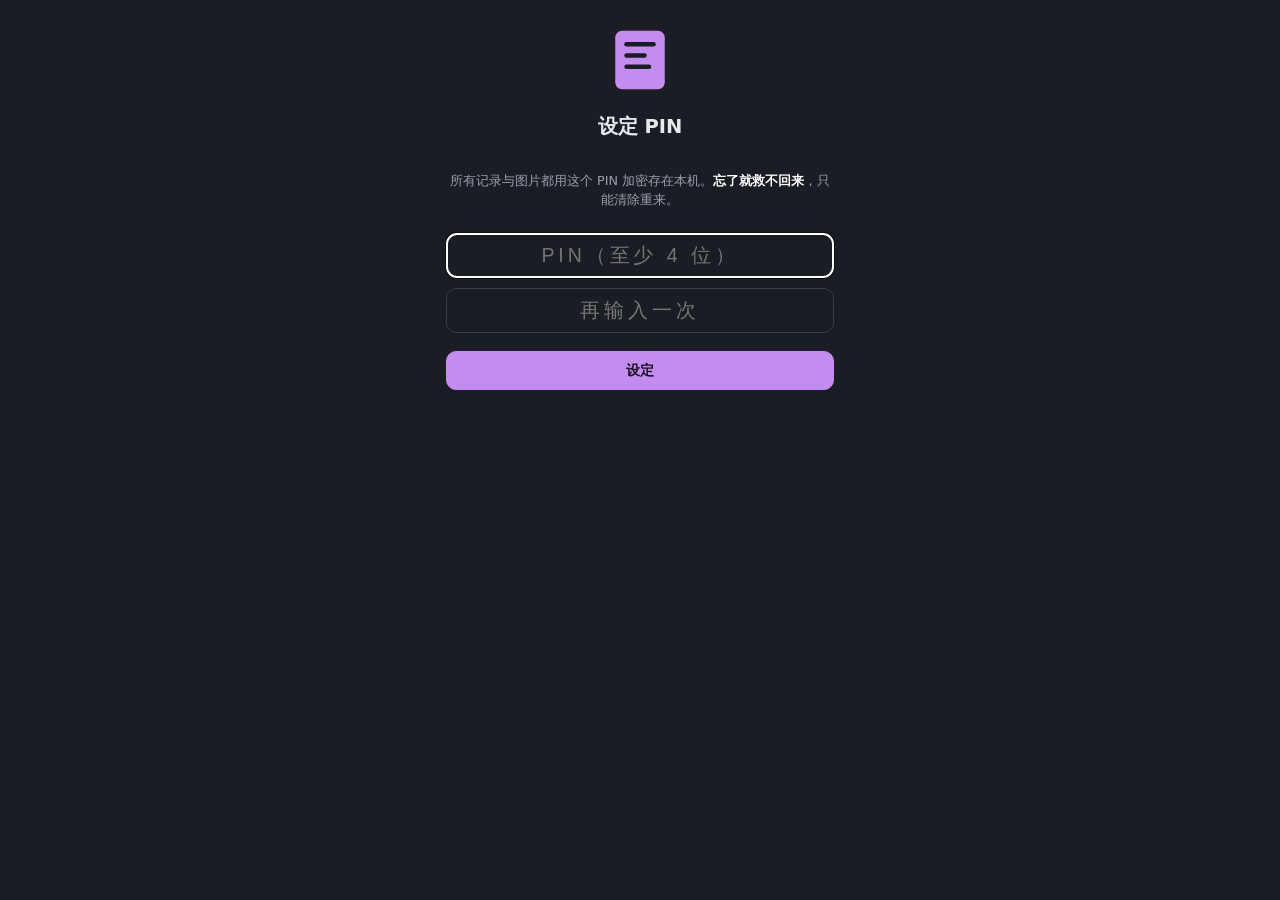
<file: index.html>
<!doctype html>
<html lang="zh-Hans">
<head>
<meta charset="utf-8">
<meta name="viewport" content="width=device-width, initial-scale=1, viewport-fit=cover">
<meta name="theme-color" content="#1b1d24">
<meta name="robots" content="noindex, nofollow">
<meta name="referrer" content="no-referrer">
<title>进度簿</title>
<link rel="manifest" href="manifest.webmanifest">
<link rel="icon" href="icon.svg" type="image/svg+xml">
<link rel="apple-touch-icon" href="icon-192.png">
<link rel="stylesheet" href="style.css">
</head>
<body>
<div id="app"></div>
<input id="file" type="file" accept=".bin,application/octet-stream" multiple hidden>
<script type="module">
import { boot } from './js/ui.js';
boot();
</script>
</body>
</html>
</file>
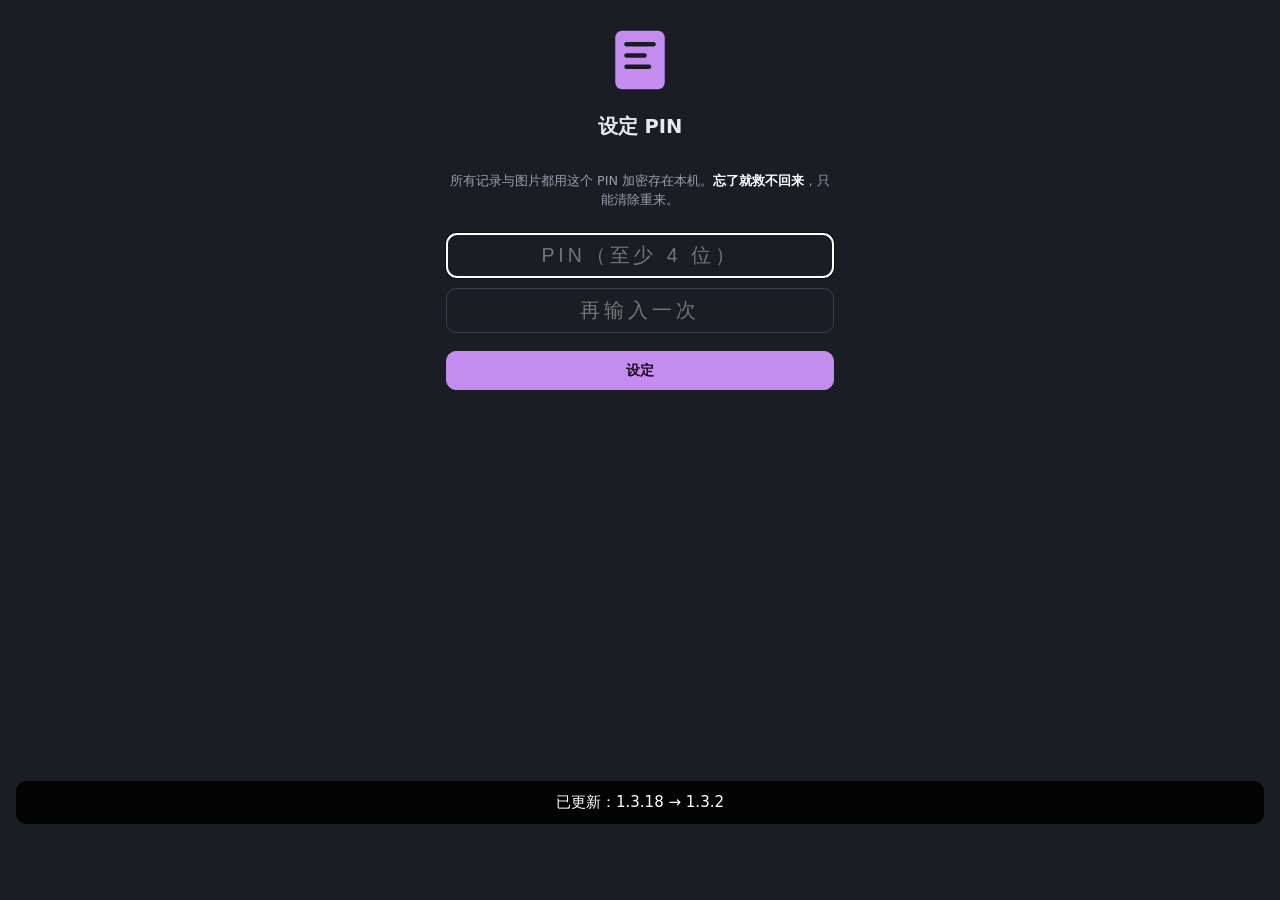
<file: js/index.html>
<!doctype html>
<html lang="zh-Hans">
<head>
<meta charset="utf-8">
<meta name="viewport" content="width=device-width, initial-scale=1, viewport-fit=cover">
<meta name="theme-color" content="#1b1d24">
<meta name="robots" content="noindex, nofollow">
<meta name="referrer" content="no-referrer">
<title>进度簿</title>
<link rel="manifest" href="manifest.webmanifest">
<link rel="icon" href="icon.svg" type="image/svg+xml">
<link rel="apple-touch-icon" href="icon-192.png">
<link rel="stylesheet" href="style.css">
</head>
<body>
<div id="app"></div>
<input id="file" type="file" accept=".bin,application/octet-stream" hidden>
<script type="module">
import { boot } from './js/ui.js';
boot();
</script>
</body>
</html>
</file>
<file: style.css>
:root {
  --bg: #1b1d24; --bg2: #252832; --bg3: #2f3340; --fg: #e8e9ee; --mut: #9a9eae;
  --acc: #c58cf0; --acc2: #7fc8f8; --ok: #6fd39a; --warn: #f0b35c; --bad: #ef6f7c; --line: #3a3e4c;
  color-scheme: dark;
}
* { box-sizing: border-box; -webkit-tap-highlight-color: transparent; }
html, body { margin: 0; height: 100%; background: var(--bg); color: var(--fg); }
body { font: 15px/1.55 system-ui, "Noto Sans SC", "PingFang SC", sans-serif; overscroll-behavior: none; }
body.veil #app, body.veil #sheet, body.veil #game, body.veil #reader, body.veil #player { visibility: hidden; }
b { color: #fff; }
h2 { margin: .3em 0; font-size: 1.3em; }
h3 { margin: 1.2em 0 .5em; font-size: 1.02em; color: var(--acc); }
.muted { color: var(--mut); }
.small { font-size: .85em; }
.center-t { text-align: center; }
.grow { flex: 1; min-width: 0; }
.row { display: flex; align-items: center; }
.row.between { justify-content: space-between; }
.row.end { justify-content: flex-end; gap: 8px; flex-wrap: wrap; }
.row.gap { gap: 8px; }
.row.wrap { flex-wrap: wrap; }
.row.top-al { align-items: flex-start; }
.col { display: flex; flex-direction: column; gap: 6px; font-size: .9em; }

#app.shell { display: flex; flex-direction: column; height: 100%; }
.top { display: flex; align-items: center; justify-content: space-between; padding: 10px 16px; padding-top: max(10px, env(safe-area-inset-top)); background: var(--bg2); border-bottom: 1px solid var(--line); }
.page { padding: 12px 16px 96px; overflow-y: auto; flex: 1; }
.tabs { display: flex; background: var(--bg2); border-top: 1px solid var(--line); padding-bottom: env(safe-area-inset-bottom); }
.tabs button { flex: 1; background: none; border: 0; color: var(--mut); padding: 12px 0; font-size: .95em; position: relative; }
.tabs button.on { color: var(--acc); font-weight: 600; }
.dot { position: absolute; top: 4px; right: calc(50% - 26px); background: var(--bad); color: #fff; font-style: normal; font-size: 11px; border-radius: 9px; padding: 0 5px; line-height: 17px; }
.dot.alt { background: var(--acc2); color: #000; }
.icon { background: none; border: 0; color: var(--mut); padding: 6px; }

.btn { background: var(--bg3); color: var(--fg); border: 1px solid var(--line); border-radius: 10px; padding: 9px 14px; font-size: .95em; }
.btn:disabled { opacity: .45; }
.btn.primary { background: var(--acc); color: #1b1023; border-color: var(--acc); font-weight: 600; }
.btn.ghost { background: transparent; }
.btn.danger { border-color: var(--bad); color: var(--bad); background: transparent; }
.btn.small { padding: 5px 10px; font-size: .85em; }
.btn.wide { display: block; width: 100%; margin: 8px 0; }
.btn:active { transform: scale(.97); }

.card { background: var(--bg2); border: 1px solid var(--line); border-radius: 12px; padding: 12px; margin: 10px 0; }
.card.dim { opacity: .5; }
.card.run { border-color: var(--acc2); }
.card.run.paused { border-style: dashed; }
.card.ent, .card.item { display: flex; gap: 12px; align-items: flex-start; }
.card.menu { display: flex; justify-content: space-between; width: 100%; color: var(--fg); font-size: 1em; text-align: left; }
.card .card { background: var(--bg); }
.ttl { font-weight: 600; margin-top: 6px; }
.txt { margin: 6px 0; white-space: pre-wrap; word-break: break-word; }
.txt b { color: var(--warn); }
.req { font-size: .88em; color: var(--acc2); margin: 4px 0; }
.why { font-size: .85em; color: var(--warn); margin-top: 6px; }
.hint { font-size: .9em; background: rgba(197, 140, 240, .12); border-left: 3px solid var(--acc); padding: 6px 8px; margin: 6px 0; border-radius: 4px; }
.hint.alt { border-color: var(--acc2); background: rgba(127, 200, 248, .1); }
.clamp { display: -webkit-box; -webkit-line-clamp: 2; -webkit-box-orient: vertical; overflow: hidden; color: var(--mut); }
.tags { display: flex; flex-wrap: wrap; gap: 4px; align-items: center; }
.pill { font-style: normal; font-size: .76em; padding: 1px 7px; border-radius: 8px; background: var(--bg3); color: var(--mut); white-space: nowrap; }
.pill.act { background: rgba(127, 200, 248, .18); color: var(--acc2); }
.pill.pas { background: rgba(111, 211, 154, .15); color: var(--ok); }
.pill.warn { background: rgba(240, 179, 92, .18); color: var(--warn); }
.pill.ok { background: rgba(111, 211, 154, .18); color: var(--ok); }
.pill.part { background: rgba(239, 111, 124, .15); color: #f3a2ab; }
.chips { display: flex; flex-wrap: wrap; gap: 6px; margin: 8px 0; }
.chip { background: var(--bg3); border: 1px solid var(--line); color: var(--fg); border-radius: 16px; padding: 5px 12px; font-size: .88em; }
.chip.on { border-color: var(--acc); color: var(--acc); }
input.sel { width: 20px; height: 20px; margin: 0 4px 0 0; accent-color: var(--acc); }
.banner { background: rgba(197, 140, 240, .1); border: 1px solid var(--acc); border-radius: 12px; padding: 10px 12px; margin: 10px 0; }
.modline { margin: 4px 0; }
.notice { background: rgba(239, 111, 124, .12); border: 1px solid var(--bad); border-radius: 10px; padding: 8px 12px; margin: 10px 0; font-size: .9em; }
.timer { font: 600 2em/1.2 ui-monospace, monospace; margin: 6px 0 2px; color: var(--acc2); }
.timer.soft { font-size: 1.2em; color: var(--mut); }
.timer.due { color: var(--ok); }
.counter { display: flex; gap: 8px; align-items: stretch; margin: 8px 0 4px; }
.cnt-tap { flex: 1; min-height: 84px; border: 1px solid var(--acc); border-radius: 14px; background: rgba(197, 140, 240, .12); color: var(--fg, inherit); font-size: 1.1em; touch-action: manipulation; user-select: none; -webkit-tap-highlight-color: transparent; }
.cnt-tap b { font: 700 2em/1 ui-monospace, monospace; color: var(--acc2); }
.cnt-tap i { display: block; font-style: normal; font-size: .75em; color: var(--mut); margin-top: 4px; }
.cnt-tap:active { background: rgba(197, 140, 240, .3); }
.cnt-tap.full { border-color: var(--ok); }
.cnt-tap.full b { color: var(--ok); }
.kids { border-left: 2px solid var(--line); padding-left: 10px; margin-top: 8px; }
.kid.done { color: var(--ok); font-size: .9em; margin: 4px 0; }
.floatbar { position: sticky; bottom: 0; display: flex; gap: 8px; background: var(--bg); padding: 8px 0; }
.floatbar .btn.wide { margin: 0; }
.logline { padding: 4px 0; border-bottom: 1px solid var(--line); font-size: .9em; }
.big-t { font-size: 1.1em; text-align: center; }

.pic { background: var(--bg3) repeating-linear-gradient(45deg, transparent 0 8px, rgba(255,255,255,.03) 8px 16px); border-radius: 10px; overflow: hidden; display: flex; align-items: center; justify-content: center; color: var(--mut); font-size: 9px; text-align: center; word-break: break-all; flex-shrink: 0; }
.pic img { width: 100%; height: 100%; object-fit: cover; display: block; }
.pic.r34 { aspect-ratio: 3 / 4; }
.pic.r11 { aspect-ratio: 1; }
.pic.thumb { width: 64px; }
.pic.hero { width: 120px; }
.pic img { cursor: zoom-in; }
[data-act] .pic img { cursor: inherit; }
#zoom { position: fixed; inset: 0; background: #000; z-index: 55; display: flex; align-items: center; justify-content: center; animation: zoomin .15s ease-out; }
#zoom img { width: 100%; height: 100%; object-fit: contain; }
@keyframes zoomin { from { opacity: 0; transform: scale(.92); } }
/* 拼图格（课堂、课程、学位、社团） */
.grid { display: grid; grid-template-columns: repeat(auto-fill, minmax(100px, 1fr)); gap: 10px; margin: 10px 0; }
.tile { position: relative; border-radius: 12px; overflow: hidden; background: var(--bg2); border: 1px solid var(--line); cursor: pointer; }
.tile .pic { width: 100%; border-radius: 0; }
.tile.dim { opacity: .55; }
.tbadge { position: absolute; top: 6px; left: 6px; right: 6px; display: flex; flex-wrap: wrap; gap: 4px; }
.tbadge .pill { background: rgba(16, 17, 22, .85); }
.tcap { position: absolute; left: 0; right: 0; bottom: 0; padding: 22px 7px 6px; background: linear-gradient(transparent, rgba(10, 10, 14, .92) 45%); color: #fff; font-size: .85em; line-height: 1.3; }
.tcap b { font-weight: 600; }
.tsub { font-size: .8em; color: #c9ccd8; margin-top: 2px; }
.tsteps { display: flex; gap: 3px; margin-top: 4px; }
.tsteps i { flex: 1; font-style: normal; text-align: center; font-size: .72em; border-radius: 4px; padding: 1px 0; background: rgba(255, 255, 255, .14); color: #d6d8e2; }
.tsteps i.ok { background: rgba(111, 211, 154, .85); color: #10261a; }
.tsteps i.act { background: rgba(127, 200, 248, .85); color: #0f2230; }
.tsteps i.warn { background: rgba(240, 179, 92, .9); color: #2e1d05; }
.ent-head { display: flex; gap: 14px; align-items: flex-start; }

.field { display: block; margin: 10px 0; }
.field span { display: block; font-size: .88em; color: var(--mut); margin-bottom: 4px; }
input[type=text], input[type=password], input:not([type]), select { width: 100%; background: var(--bg); color: var(--fg); border: 1px solid var(--line); border-radius: 10px; padding: 10px 12px; font-size: 1em; }
input[type=range] { width: 100%; accent-color: var(--acc); }
.toggle { display: flex; gap: 10px; align-items: flex-start; margin: 10px 0; }
.toggle input { width: 20px; height: 20px; margin-top: 2px; accent-color: var(--acc); flex-shrink: 0; }

.center { min-height: 100%; display: flex; flex-direction: column; align-items: center; justify-content: center; padding: 24px 16px; text-align: center; max-width: 420px; margin: 0 auto; gap: 10px; }
.center input { text-align: center; font-size: 1.3em; letter-spacing: .2em; }
.logo svg { display: block; }

#sheet { position: fixed; inset: 0; background: var(--bg); z-index: 20; display: flex; flex-direction: column; }
.sheet-bar { display: flex; justify-content: space-between; align-items: center; padding: 8px 12px; padding-top: max(8px, env(safe-area-inset-top)); background: var(--bg2); border-bottom: 1px solid var(--line); }
.sheet-body { flex: 1; overflow-y: auto; padding: 12px 16px 40px; }

.modal { position: fixed; inset: 0; background: rgba(0,0,0,.6); z-index: 50; display: flex; align-items: center; justify-content: center; padding: 16px; }
.modal-box { background: var(--bg2); border: 1px solid var(--line); border-radius: 14px; padding: 16px; width: 100%; max-width: 420px; max-height: 90vh; overflow-y: auto; }
.modal-box h3 { margin-top: 0; }
.modal-body { margin-bottom: 12px; }

.toast { position: fixed; left: 16px; right: 16px; bottom: 76px; background: #000d; color: #fff; border-radius: 10px; padding: 10px 14px; z-index: 60; text-align: center; transition: opacity .4s; }
.toast.out { opacity: 0; }

#game { position: fixed; inset: 0; background: #0f1015; z-index: 40; display: flex; }
.game { flex: 1; display: flex; flex-direction: column; align-items: center; justify-content: center; padding: 24px 16px; gap: 14px; text-align: center; }
.game-head { color: var(--mut); }
.game-big { font: 700 2.6em/1.2 system-ui, sans-serif; min-height: 1.2em; }
.game-sub { color: var(--mut); max-width: 420px; min-height: 3em; }
.game-btns { display: flex; flex-direction: column; gap: 10px; width: 100%; max-width: 360px; }
.game-btns .btn { padding: 14px; font-size: 1.05em; }
.game-close { position: absolute; top: max(12px, env(safe-area-inset-top)); right: 12px; }
.pulse { --near: 0; width: 120px; height: 120px; border-radius: 50%; border: 3px solid var(--acc); background: rgba(197, 140, 240, calc(var(--near) * .35)); }
.pulse.on { animation: pop .25s ease-out; }
@keyframes pop { from { background: var(--acc); transform: scale(1.12); } to { transform: scale(1); } }
.crow { border-top: 1px solid var(--line); padding: 8px 0 4px; margin-top: 8px; }
.crow .steps { display: flex; flex-wrap: wrap; align-items: center; gap: 4px; margin-top: 6px; }
button.pill { border: 0; font-size: .8em; padding: 3px 9px; }
.card > .ent { display: flex; gap: 12px; align-items: flex-start; }
.crow > .ent { display: flex; gap: 12px; align-items: flex-start; }
.pic.cpic { width: 96px; box-shadow: 0 2px 10px rgba(0,0,0,.35); }
.clamp.l4 { -webkit-line-clamp: 4; margin-top: 4px; }
.fold { display: block; width: 100%; text-align: left; background: var(--bg3); color: var(--fg); border: 0; border-radius: 8px; padding: 8px 10px; margin: 6px 0; font-size: .9em; }
.etag { display: flex; gap: 10px; align-items: center; margin-bottom: 4px; }
.pic.mini { width: 48px; border-radius: 8px; }
.tap { cursor: pointer; }
.info { background: var(--bg3); border-radius: 8px; padding: 8px 10px; margin: 0 0 6px; }
.info .tags { margin-bottom: 4px; }
.aff-lang { position: absolute; top: max(12px, env(safe-area-inset-top)); left: 12px; }
.aff-bar { width: 100%; max-width: 360px; height: 6px; border-radius: 3px; background: rgba(255,255,255,.08); overflow: hidden; }
.aff-bar i { display: block; height: 100%; width: 0; background: var(--acc); transition: width .1s linear; }
.game:has(.aff-bar) .game-big { font-size: 2em; line-height: 1.35; max-width: 420px; }

/* 催眠播放器 */
.hyp { flex: 1; position: relative; overflow: hidden; background: #000; }
.hyp-pic { position: absolute; inset: 0; opacity: 0; transition: opacity 1.6s ease; }
.hyp-pic.on { opacity: 1; }
.hyp-pic img, .hyp-pic video { position: absolute; inset: 0; width: 100%; height: 100%; }
.hyp-pic video, .hyp-pic.mv img.fg { display: none; }
.hyp-pic.mv video { display: block; }
.hyp-pic .bg { object-fit: cover; filter: blur(24px) brightness(.45); transform: scale(1.15); }
.hyp-pic .fg { object-fit: contain; }
.hyp-pic.kb .fg { animation: hypkb 16s ease-out forwards; }
@keyframes hypkb { from { transform: scale(1); } to { transform: scale(1.04); } }
.hyp-spiral { position: absolute; left: 50%; top: 50%; width: 170vmax; height: 170vmax; margin: -85vmax 0 0 -85vmax; mix-blend-mode: screen; opacity: .18; animation: hypspin 9s linear infinite; pointer-events: none; }
.hyp.audio .hyp-spiral { opacity: .55; }
.hyp-spiral svg { width: 100%; height: 100%; }
@keyframes hypspin { to { transform: rotate(360deg); } }
.hyp-veil { position: absolute; inset: 0; background: radial-gradient(ellipse at center, transparent 35%, rgba(0,0,0,.75) 100%); pointer-events: none; }
.hyp.audio .hyp-veil { background: radial-gradient(ellipse at center, rgba(0,0,0,.2) 0, rgba(0,0,0,.85) 80%); }
.hyp.paused .hyp-spiral, .hyp.paused .hyp-pic.kb .fg { animation-play-state: paused; }
.hyp-cap { position: absolute; left: 16px; right: 16px; bottom: 14%; text-align: center; opacity: 0; transition: opacity .6s; pointer-events: none; }
.hyp-cap.on { opacity: 1; }
.hyp-cap.idle .hyp-big:empty + .hyp-sub:empty { display: none; }
.hyp-big { font: 700 1.7em/1.35 system-ui, sans-serif; color: #fff; text-shadow: 0 0 12px #ff4fb8, 0 2px 6px #000; }
.hyp-cap.say .hyp-big { animation: hyppulse 1.6s ease-in-out infinite; }
@keyframes hyppulse { 50% { text-shadow: 0 0 26px #ff4fb8, 0 0 6px #fff; } }
.hyp-sub { margin-top: 6px; color: #ddd; font-size: .95em; text-shadow: 0 1px 4px #000; }
.hyp-cap.voice .hyp-big { color: #f3dcff; font-weight: 600; font-size: 1.45em; }
.hyp-flash { position: absolute; inset: 0; display: flex; align-items: center; justify-content: center; font: 900 3em/1 system-ui, sans-serif; color: #fff; opacity: 0; pointer-events: none; text-align: center; padding: 16px; }
.hyp-flash.on { opacity: .85; }
.hyp-beat { position: absolute; inset: 0; }
.hyp-beat img, .hyp-beat video { position: absolute; inset: 0; width: 100%; height: 100%; object-fit: cover; visibility: hidden; }
.hyp-beat img.on, .hyp-beat video.on { visibility: visible; animation: hyppunch .5s ease-out; }
@keyframes hyppunch { from { transform: scale(1.07); } to { transform: scale(1); } }
.hyp.beat .hyp-pic { opacity: 0; transition: none; }
.hyp-story { position: absolute; inset: 0; opacity: 0; transition: opacity 1.6s ease; }
.hyp-story.on { opacity: 1; }
.hyp-story video { position: absolute; inset: 0; width: 100%; height: 100%; object-fit: contain; opacity: 0; }
.hyp-story video.cur, .hyp-beat .hyp-act video.cur { opacity: 1; }
.hyp-act { position: absolute; inset: 0; visibility: hidden; }
.hyp-act.on { visibility: visible; animation: hyppunch .5s ease-out; }
.hyp-beat .hyp-act video { visibility: inherit; opacity: 0; object-fit: cover; }
.hyp.beat .hyp-spiral { animation-duration: 2s; }
.hyp-flash.beat { color: #ff4fb8; font-size: 3.4em; letter-spacing: .04em; text-shadow: 0 0 18px #ff4fb8, 0 3px 10px #000; }
.hyp-flash.beat.on { opacity: 1; }
.hyp-bar { position: absolute; left: 0; right: 0; top: 0; display: flex; gap: 8px; align-items: center; padding: 10px 12px; padding-top: max(10px, env(safe-area-inset-top)); background: linear-gradient(rgba(0,0,0,.6), transparent); }
.hyp-bar .btn { background: rgba(0,0,0,.35); }
.hyp-clock { color: #fff; font-variant-numeric: tabular-nums; font-size: 1.1em; }
.hyp-end { position: absolute; inset: 0; display: none; flex-direction: column; align-items: center; justify-content: center; gap: 14px; background: rgba(0,0,0,.6); }
.hyp-end.on { display: flex; }

/* —— 小说阅读器（配色照各书 html：米／白／绿／夜） —— */
#reader { position: fixed; inset: 0; z-index: 45; display: flex; flex-direction: column;
  --rbg: #f7f3ea; --rfg: #2b2724; --rmut: #8a8278; --rline: #d9d1c3; --rbar: #efe9dc; --racc: #a0342f;
  background: var(--rbg); color: var(--rfg); color-scheme: light; }
#reader[data-theme="paper"] { --rbg: #fbfbf8; --rfg: #1f1f1f; --rmut: #888; --rline: #ddd; --rbar: #f0f0ec; --racc: #a0342f; }
#reader[data-theme="green"] { --rbg: #e3eddb; --rfg: #26301f; --rmut: #6f7c66; --rline: #c3d1b8; --rbar: #d6e3cc; --racc: #7a3b2a; }
#reader[data-theme="dark"] { --rbg: #16171a; --rfg: #cfcac2; --rmut: #7d7870; --rline: #2f3035; --rbar: #202125; --racc: #d27a6e; color-scheme: dark; }
#reader button { font: 14px system-ui, sans-serif; color: var(--rfg); background: transparent; border: 1px solid var(--rline); border-radius: 8px; padding: 6px 11px; }
#reader button.on { border-color: var(--racc); color: var(--racc); }
#rd-prog { position: absolute; top: 0; left: 0; height: 3px; width: 0; background: var(--racc); z-index: 3; }
.rd-bar { position: absolute; top: 0; left: 0; right: 0; z-index: 2; display: flex; align-items: center; gap: 6px; padding: 8px 12px;
  padding-top: max(8px, env(safe-area-inset-top)); background: var(--rbar); border-bottom: 1px solid var(--rline); transition: transform .25s; }
.rd-bar.hide { transform: translateY(-110%); }
.rd-ttl { flex: 1; min-width: 0; font: 13px system-ui, sans-serif; color: var(--rmut); white-space: nowrap; overflow: hidden; text-overflow: ellipsis; text-align: center; }
.rd-panel { position: absolute; top: 52px; left: 8px; right: 8px; z-index: 2; max-height: 70vh; overflow-y: auto; background: var(--rbar);
  border: 1px solid var(--rline); border-radius: 12px; padding: 8px; box-shadow: 0 6px 24px rgba(0, 0, 0, .25); }
.rd-panel[hidden] { display: none; }
.rd-toc { display: flex; flex-direction: column; gap: 4px; }
.rd-toc button { display: flex; gap: 8px; text-align: left; border: 0 !important; padding: 9px 8px !important; }
.rd-toc .no { flex: 0 0 4.5em; color: var(--rmut); }
.rd-toc .t { flex: 1; min-width: 0; }
.rd-toc .c { color: var(--rmut); font-size: 12px; }
.rd-toc button.on .t { color: var(--racc); }
.rd-set div { display: flex; align-items: center; gap: 8px; padding: 6px 4px; font: 14px system-ui, sans-serif; }
.rd-set span { flex: 0 0 3em; color: var(--rmut); }
.rd-set b { min-width: 2.6em; text-align: center; color: var(--rfg); }
.rd-scroll { flex: 1; overflow-y: auto; -webkit-overflow-scrolling: touch; overscroll-behavior: contain; }
.rd-text { max-width: 40em; margin: 0 auto; padding: 72px 18px 48px; font-family: "Noto Serif SC", "Source Han Serif SC", "Songti SC", serif;
  font-size: var(--rfs, 20px); line-height: var(--rlh, 1.95); }
.rd-text b { color: inherit; }
.rd-text h1 { font-size: 1.35em; text-align: center; margin: .6em 0 1em; line-height: 1.5; font-weight: 600; }
.rd-text h1 .no { display: block; font-size: .62em; color: var(--racc); letter-spacing: .2em; font-weight: normal; margin-bottom: .3em; }
.rd-text .meta { text-align: center; color: var(--rmut); font: 12px system-ui, sans-serif; margin: -1em 0 2.4em; }
.rd-text p { margin: 0 0 .9em; text-indent: 2em; text-align: justify; }
.rd-text h2 { font-size: 1.1em; text-align: center; margin: 2.2em 0 1.2em; letter-spacing: .2em; color: var(--racc); font-weight: normal; }
.rd-text .sep { text-align: center; color: var(--rmut); letter-spacing: 1em; margin: 1.6em 0; text-indent: 0; }
.rd-text .note { text-indent: 0; color: var(--rmut); font-size: .88em; border-left: 3px solid var(--rline); padding-left: .9em; margin-bottom: 2em; }
.rd-text .end { text-align: center; color: var(--racc); margin-top: 2em; text-indent: 0; }
.rd-text .todo { text-indent: 0; color: var(--rmut); font-size: .8em; border: 1px dashed var(--rline); border-radius: 8px; padding: .5em .8em; }
.rd-card { margin: 1.4em auto; max-width: 30em; padding: .7em 1.1em; border: 1px solid var(--rline); border-radius: 12px; background: var(--rbar); }
.rd-card .msg { margin: .3em 0; text-indent: 0; text-align: left; color: var(--racc); font: .86em/1.7 system-ui, sans-serif; }
.rd-nav { display: flex; gap: 8px; margin: 3em 0 1em; }
.rd-nav > * { flex: 1; display: block; padding: 10px 8px !important; border: 1px solid var(--rline); border-radius: 10px; text-align: center; line-height: 1.45; font: 13px system-ui, sans-serif; }
.rd-nav span { opacity: .35; }
.rd-nav small { display: block; color: var(--rmut); font-size: 11px; margin-bottom: 2px; }
.rd-nav .ix { flex: 0 0 4em; }
/* 书库 */
.book .bar { height: 4px; background: var(--bg3); border-radius: 2px; margin: 8px 0 4px; overflow: hidden; }
.book .bar i { display: block; height: 100%; background: var(--acc); }
.chrow { display: flex; gap: 8px; align-items: baseline; width: 100%; background: none; border: 0; border-bottom: 1px solid var(--line); color: var(--fg); padding: 11px 2px; text-align: left; font-size: .95em; }
.chrow .no { flex: 0 0 4.6em; color: var(--mut); font-size: .88em; }
.chrow .t { flex: 1; min-width: 0; }
.chrow .c { color: var(--mut); font-size: .8em; white-space: nowrap; }
.chrow.cur .t { color: var(--acc); }
/* 片库播放器 */
#player { position: fixed; inset: 0; z-index: 46; background: #000; color: #eee; font: 14px system-ui, sans-serif; user-select: none; }
.pv-stage, .pv-stage video { position: absolute; inset: 0; width: 100%; height: 100%; }
.pv-stage video { object-fit: contain; opacity: 0; }
.pv-stage video.cur { opacity: 1; }
.pv-ui { position: absolute; inset: 0; display: flex; flex-direction: column; justify-content: space-between; transition: opacity .25s;
  background: linear-gradient(#000a, transparent 18%, transparent 78%, #000a); }
.pv-ui.hide { opacity: 0; pointer-events: none; }
.pv-ui button { color: #eee; background: #0006; border: 1px solid #fff4; border-radius: 10px; padding: 8px 12px; font: inherit; }
.pv-top { display: flex; align-items: center; gap: 8px; padding: max(10px, env(safe-area-inset-top)) 12px 10px; }
.pv-ttl { flex: 1; min-width: 0; text-align: center; white-space: nowrap; overflow: hidden; text-overflow: ellipsis; }
.pv-mid { display: flex; justify-content: center; align-items: center; gap: 28px; }
.pv-mid .big { width: 72px; height: 72px; border-radius: 50%; font-size: 24px; }
.pv-bot { display: flex; align-items: center; gap: 10px; padding: 10px 14px max(14px, env(safe-area-inset-bottom)); font-variant-numeric: tabular-nums; }
.pv-bot input { flex: 1; accent-color: #c77dff; }
.pv-wait { position: absolute; left: 0; right: 0; top: 50%; text-align: center; color: #aaa; pointer-events: none; }
.pv-wait[hidden] { display: none; }
</file>
<file: js/style.css>
:root {
  --bg: #1b1d24; --bg2: #252832; --bg3: #2f3340; --fg: #e8e9ee; --mut: #9a9eae;
  --acc: #c58cf0; --acc2: #7fc8f8; --ok: #6fd39a; --warn: #f0b35c; --bad: #ef6f7c; --line: #3a3e4c;
  color-scheme: dark;
}
* { box-sizing: border-box; -webkit-tap-highlight-color: transparent; }
html, body { margin: 0; height: 100%; background: var(--bg); color: var(--fg); }
body { font: 15px/1.55 system-ui, "Noto Sans SC", "PingFang SC", sans-serif; overscroll-behavior: none; }
body.veil #app, body.veil #sheet, body.veil #game { visibility: hidden; }
b { color: #fff; }
h2 { margin: .3em 0; font-size: 1.3em; }
h3 { margin: 1.2em 0 .5em; font-size: 1.02em; color: var(--acc); }
.muted { color: var(--mut); }
.small { font-size: .85em; }
.center-t { text-align: center; }
.grow { flex: 1; min-width: 0; }
.row { display: flex; align-items: center; }
.row.between { justify-content: space-between; }
.row.end { justify-content: flex-end; gap: 8px; flex-wrap: wrap; }
.row.gap { gap: 8px; }
.row.wrap { flex-wrap: wrap; }
.row.top-al { align-items: flex-start; }
.col { display: flex; flex-direction: column; gap: 6px; font-size: .9em; }

#app.shell { display: flex; flex-direction: column; height: 100%; }
.top { display: flex; align-items: center; justify-content: space-between; padding: 10px 16px; padding-top: max(10px, env(safe-area-inset-top)); background: var(--bg2); border-bottom: 1px solid var(--line); }
.page { padding: 12px 16px 96px; overflow-y: auto; flex: 1; }
.tabs { display: flex; background: var(--bg2); border-top: 1px solid var(--line); padding-bottom: env(safe-area-inset-bottom); }
.tabs button { flex: 1; background: none; border: 0; color: var(--mut); padding: 12px 0; font-size: .95em; position: relative; }
.tabs button.on { color: var(--acc); font-weight: 600; }
.dot { position: absolute; top: 4px; right: calc(50% - 26px); background: var(--bad); color: #fff; font-style: normal; font-size: 11px; border-radius: 9px; padding: 0 5px; line-height: 17px; }
.dot.alt { background: var(--acc2); color: #000; }
.icon { background: none; border: 0; color: var(--mut); padding: 6px; }

.btn { background: var(--bg3); color: var(--fg); border: 1px solid var(--line); border-radius: 10px; padding: 9px 14px; font-size: .95em; }
.btn:disabled { opacity: .45; }
.btn.primary { background: var(--acc); color: #1b1023; border-color: var(--acc); font-weight: 600; }
.btn.ghost { background: transparent; }
.btn.danger { border-color: var(--bad); color: var(--bad); background: transparent; }
.btn.small { padding: 5px 10px; font-size: .85em; }
.btn.wide { display: block; width: 100%; margin: 8px 0; }
.btn:active { transform: scale(.97); }

.card { background: var(--bg2); border: 1px solid var(--line); border-radius: 12px; padding: 12px; margin: 10px 0; }
.card.dim { opacity: .5; }
.card.run { border-color: var(--acc2); }
.card.run.paused { border-style: dashed; }
.card.ent, .card.item { display: flex; gap: 12px; align-items: flex-start; }
.card.menu { display: flex; justify-content: space-between; width: 100%; color: var(--fg); font-size: 1em; text-align: left; }
.card .card { background: var(--bg); }
.ttl { font-weight: 600; margin-top: 6px; }
.txt { margin: 6px 0; white-space: pre-wrap; word-break: break-word; }
.txt b { color: var(--warn); }
.req { font-size: .88em; color: var(--acc2); margin: 4px 0; }
.why { font-size: .85em; color: var(--warn); margin-top: 6px; }
.hint { font-size: .9em; background: rgba(197, 140, 240, .12); border-left: 3px solid var(--acc); padding: 6px 8px; margin: 6px 0; border-radius: 4px; }
.hint.alt { border-color: var(--acc2); background: rgba(127, 200, 248, .1); }
.clamp { display: -webkit-box; -webkit-line-clamp: 2; -webkit-box-orient: vertical; overflow: hidden; color: var(--mut); }
.tags { display: flex; flex-wrap: wrap; gap: 4px; align-items: center; }
.pill { font-style: normal; font-size: .76em; padding: 1px 7px; border-radius: 8px; background: var(--bg3); color: var(--mut); white-space: nowrap; }
.pill.act { background: rgba(127, 200, 248, .18); color: var(--acc2); }
.pill.pas { background: rgba(111, 211, 154, .15); color: var(--ok); }
.pill.warn { background: rgba(240, 179, 92, .18); color: var(--warn); }
.pill.ok { background: rgba(111, 211, 154, .18); color: var(--ok); }
.pill.part { background: rgba(239, 111, 124, .15); color: #f3a2ab; }
.chips { display: flex; flex-wrap: wrap; gap: 6px; margin: 8px 0; }
.chip { background: var(--bg3); border: 1px solid var(--line); color: var(--fg); border-radius: 16px; padding: 5px 12px; font-size: .88em; }
.chip.on { border-color: var(--acc); color: var(--acc); }
input.sel { width: 20px; height: 20px; margin: 0 4px 0 0; accent-color: var(--acc); }
.banner { background: rgba(197, 140, 240, .1); border: 1px solid var(--acc); border-radius: 12px; padding: 10px 12px; margin: 10px 0; }
.modline { margin: 4px 0; }
.notice { background: rgba(239, 111, 124, .12); border: 1px solid var(--bad); border-radius: 10px; padding: 8px 12px; margin: 10px 0; font-size: .9em; }
.timer { font: 600 2em/1.2 ui-monospace, monospace; margin: 6px 0 2px; color: var(--acc2); }
.timer.soft { font-size: 1.2em; color: var(--mut); }
.timer.due { color: var(--ok); }
.kids { border-left: 2px solid var(--line); padding-left: 10px; margin-top: 8px; }
.kid.done { color: var(--ok); font-size: .9em; margin: 4px 0; }
.floatbar { position: sticky; bottom: 0; display: flex; gap: 8px; background: var(--bg); padding: 8px 0; }
.floatbar .btn.wide { margin: 0; }
.logline { padding: 4px 0; border-bottom: 1px solid var(--line); font-size: .9em; }
.big-t { font-size: 1.1em; text-align: center; }

.pic { background: var(--bg3) repeating-linear-gradient(45deg, transparent 0 8px, rgba(255,255,255,.03) 8px 16px); border-radius: 10px; overflow: hidden; display: flex; align-items: center; justify-content: center; color: var(--mut); font-size: 9px; text-align: center; word-break: break-all; flex-shrink: 0; }
.pic img { width: 100%; height: 100%; object-fit: cover; display: block; }
.pic.r34 { aspect-ratio: 3 / 4; }
.pic.r11 { aspect-ratio: 1; }
.pic.thumb { width: 64px; }
.pic.hero { width: 120px; }
.ent-head { display: flex; gap: 14px; align-items: flex-start; }

.field { display: block; margin: 10px 0; }
.field span { display: block; font-size: .88em; color: var(--mut); margin-bottom: 4px; }
input[type=text], input[type=password], input:not([type]), select { width: 100%; background: var(--bg); color: var(--fg); border: 1px solid var(--line); border-radius: 10px; padding: 10px 12px; font-size: 1em; }
input[type=range] { width: 100%; accent-color: var(--acc); }
.toggle { display: flex; gap: 10px; align-items: flex-start; margin: 10px 0; }
.toggle input { width: 20px; height: 20px; margin-top: 2px; accent-color: var(--acc); flex-shrink: 0; }

.center { min-height: 100%; display: flex; flex-direction: column; align-items: center; justify-content: center; padding: 24px 16px; text-align: center; max-width: 420px; margin: 0 auto; gap: 10px; }
.center input { text-align: center; font-size: 1.3em; letter-spacing: .2em; }
.logo svg { display: block; }

#sheet { position: fixed; inset: 0; background: var(--bg); z-index: 20; display: flex; flex-direction: column; }
.sheet-bar { display: flex; justify-content: space-between; align-items: center; padding: 8px 12px; padding-top: max(8px, env(safe-area-inset-top)); background: var(--bg2); border-bottom: 1px solid var(--line); }
.sheet-body { flex: 1; overflow-y: auto; padding: 12px 16px 40px; }

.modal { position: fixed; inset: 0; background: rgba(0,0,0,.6); z-index: 50; display: flex; align-items: center; justify-content: center; padding: 16px; }
.modal-box { background: var(--bg2); border: 1px solid var(--line); border-radius: 14px; padding: 16px; width: 100%; max-width: 420px; max-height: 90vh; overflow-y: auto; }
.modal-box h3 { margin-top: 0; }
.modal-body { margin-bottom: 12px; }

.toast { position: fixed; left: 16px; right: 16px; bottom: 76px; background: #000d; color: #fff; border-radius: 10px; padding: 10px 14px; z-index: 60; text-align: center; transition: opacity .4s; }
.toast.out { opacity: 0; }

#game { position: fixed; inset: 0; background: #0f1015; z-index: 40; display: flex; }
.game { flex: 1; display: flex; flex-direction: column; align-items: center; justify-content: center; padding: 24px 16px; gap: 14px; text-align: center; }
.game-head { color: var(--mut); }
.game-big { font: 700 2.6em/1.2 system-ui, sans-serif; min-height: 1.2em; }
.game-sub { color: var(--mut); max-width: 420px; min-height: 3em; }
.game-btns { display: flex; flex-direction: column; gap: 10px; width: 100%; max-width: 360px; }
.game-btns .btn { padding: 14px; font-size: 1.05em; }
.game-close { position: absolute; top: max(12px, env(safe-area-inset-top)); right: 12px; }
.pulse { --near: 0; width: 120px; height: 120px; border-radius: 50%; border: 3px solid var(--acc); background: rgba(197, 140, 240, calc(var(--near) * .35)); }
.pulse.on { animation: pop .25s ease-out; }
@keyframes pop { from { background: var(--acc); transform: scale(1.12); } to { transform: scale(1); } }
.crow { border-top: 1px solid var(--line); padding: 8px 0 4px; margin-top: 8px; }
.crow .steps { display: flex; flex-wrap: wrap; align-items: center; gap: 4px; margin-top: 6px; }
button.pill { border: 0; font-size: .8em; padding: 3px 9px; }
.card > .ent { display: flex; gap: 12px; align-items: flex-start; }
.crow > .ent { display: flex; gap: 12px; align-items: flex-start; }
.pic.cpic { width: 96px; box-shadow: 0 2px 10px rgba(0,0,0,.35); }
.clamp.l4 { -webkit-line-clamp: 4; margin-top: 4px; }
.fold { display: block; width: 100%; text-align: left; background: var(--bg3); color: var(--fg); border: 0; border-radius: 8px; padding: 8px 10px; margin: 6px 0; font-size: .9em; }
.etag { display: flex; gap: 10px; align-items: center; margin-bottom: 4px; }
.pic.mini { width: 48px; border-radius: 8px; }
.tap { cursor: pointer; }
.info { background: var(--bg3); border-radius: 8px; padding: 8px 10px; margin: 0 0 6px; }
.info .tags { margin-bottom: 4px; }
.aff-lang { position: absolute; top: max(12px, env(safe-area-inset-top)); left: 12px; }
.aff-bar { width: 100%; max-width: 360px; height: 6px; border-radius: 3px; background: rgba(255,255,255,.08); overflow: hidden; }
.aff-bar i { display: block; height: 100%; width: 0; background: var(--acc); transition: width .1s linear; }
.game:has(.aff-bar) .game-big { font-size: 2em; line-height: 1.35; max-width: 420px; }

/* 催眠播放器 */
.hyp { flex: 1; position: relative; overflow: hidden; background: #000; }
.hyp-pic { position: absolute; inset: 0; opacity: 0; transition: opacity 1.6s ease; }
.hyp-pic.on { opacity: 1; }
.hyp-pic img { position: absolute; inset: 0; width: 100%; height: 100%; }
.hyp-pic .bg { object-fit: cover; filter: blur(24px) brightness(.45); transform: scale(1.15); }
.hyp-pic .fg { object-fit: contain; }
.hyp-pic.kb .fg { animation: hypkb 16s ease-out forwards; }
@keyframes hypkb { from { transform: scale(1); } to { transform: scale(1.04); } }
.hyp-spiral { position: absolute; left: 50%; top: 50%; width: 170vmax; height: 170vmax; margin: -85vmax 0 0 -85vmax; mix-blend-mode: screen; opacity: .18; animation: hypspin 9s linear infinite; pointer-events: none; }
.hyp.audio .hyp-spiral { opacity: .55; }
.hyp-spiral svg { width: 100%; height: 100%; }
@keyframes hypspin { to { transform: rotate(360deg); } }
.hyp-veil { position: absolute; inset: 0; background: radial-gradient(ellipse at center, transparent 35%, rgba(0,0,0,.75) 100%); pointer-events: none; }
.hyp.audio .hyp-veil { background: radial-gradient(ellipse at center, rgba(0,0,0,.2) 0, rgba(0,0,0,.85) 80%); }
.hyp.paused .hyp-spiral, .hyp.paused .hyp-pic.kb .fg { animation-play-state: paused; }
.hyp-cap { position: absolute; left: 16px; right: 16px; bottom: 14%; text-align: center; opacity: 0; transition: opacity .6s; pointer-events: none; }
.hyp-cap.on { opacity: 1; }
.hyp-cap.idle .hyp-big:empty + .hyp-sub:empty { display: none; }
.hyp-big { font: 700 1.7em/1.35 system-ui, sans-serif; color: #fff; text-shadow: 0 0 12px #ff4fb8, 0 2px 6px #000; }
.hyp-cap.say .hyp-big { animation: hyppulse 1.6s ease-in-out infinite; }
@keyframes hyppulse { 50% { text-shadow: 0 0 26px #ff4fb8, 0 0 6px #fff; } }
.hyp-sub { margin-top: 6px; color: #ddd; font-size: .95em; text-shadow: 0 1px 4px #000; }
.hyp-cap.voice .hyp-big { color: #f3dcff; font-weight: 600; font-size: 1.45em; }
.hyp-flash { position: absolute; inset: 0; display: flex; align-items: center; justify-content: center; font: 900 3em/1 system-ui, sans-serif; color: #fff; opacity: 0; pointer-events: none; text-align: center; padding: 16px; }
.hyp-flash.on { opacity: .85; }
.hyp-beat { position: absolute; inset: 0; }
.hyp-beat img { position: absolute; inset: 0; width: 100%; height: 100%; object-fit: cover; visibility: hidden; }
.hyp-beat img.on { visibility: visible; animation: hyppunch .5s ease-out; }
@keyframes hyppunch { from { transform: scale(1.07); } to { transform: scale(1); } }
.hyp.beat .hyp-pic { opacity: 0; transition: none; }
.hyp.beat .hyp-spiral { animation-duration: 2s; }
.hyp-flash.beat { color: #ff4fb8; font-size: 3.4em; letter-spacing: .04em; text-shadow: 0 0 18px #ff4fb8, 0 3px 10px #000; }
.hyp-flash.beat.on { opacity: 1; }
.hyp-bar { position: absolute; left: 0; right: 0; top: 0; display: flex; gap: 8px; align-items: center; padding: 10px 12px; padding-top: max(10px, env(safe-area-inset-top)); background: linear-gradient(rgba(0,0,0,.6), transparent); }
.hyp-bar .btn { background: rgba(0,0,0,.35); }
.hyp-clock { color: #fff; font-variant-numeric: tabular-nums; font-size: 1.1em; }
.hyp-end { position: absolute; inset: 0; display: none; flex-direction: column; align-items: center; justify-content: center; gap: 14px; background: rgba(0,0,0,.6); }
.hyp-end.on { display: flex; }
</file>
